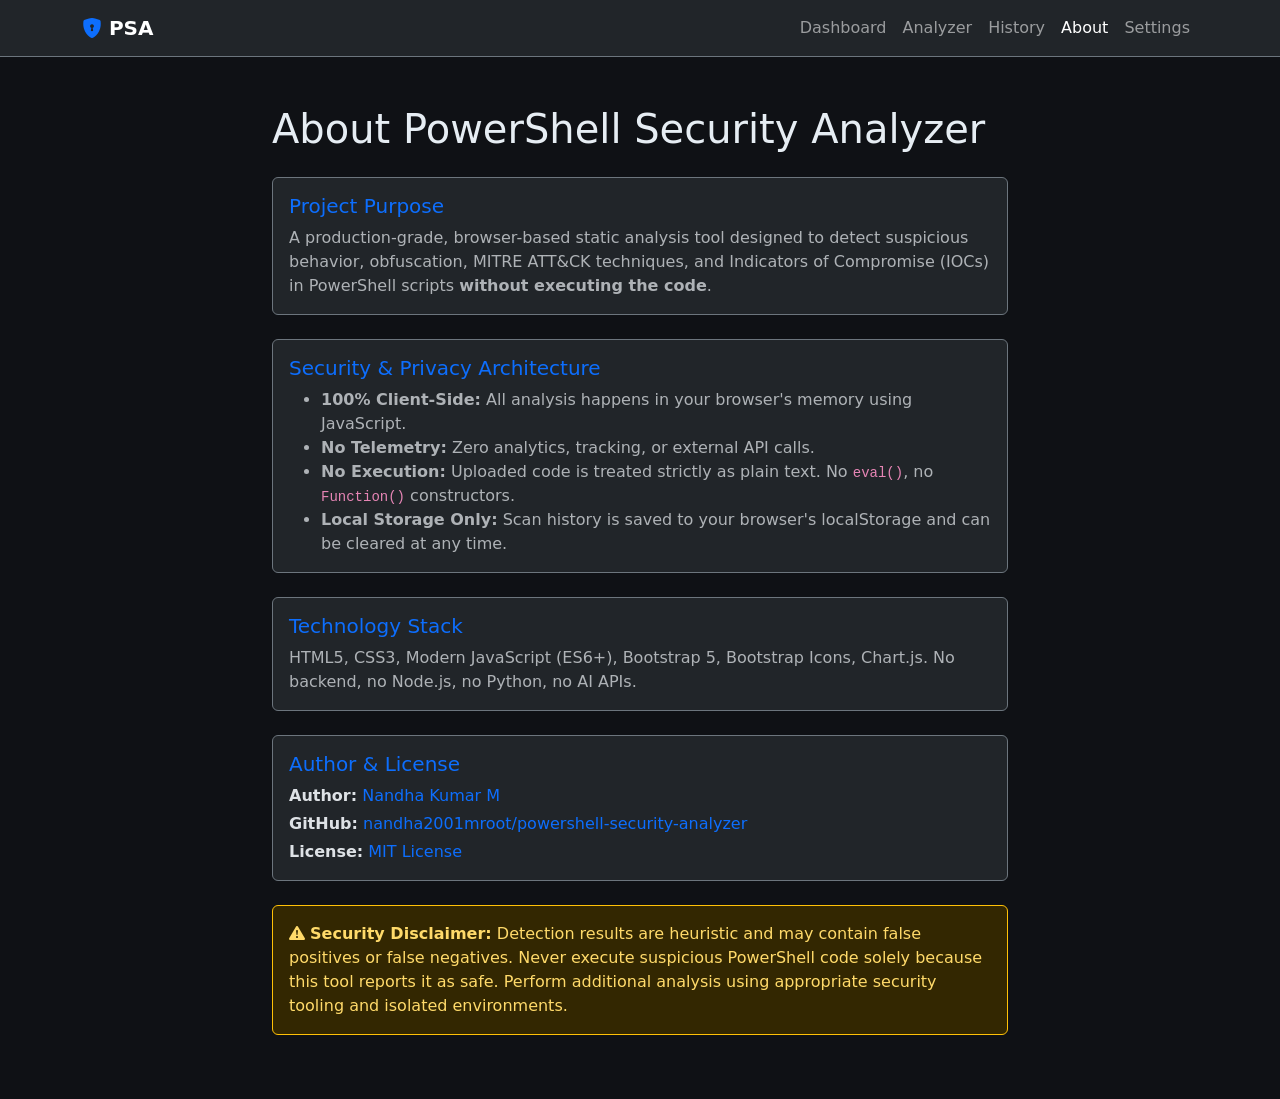
<file: about.html>
<!DOCTYPE html>
<html lang="en" data-bs-theme="dark">
<head>
    <meta charset="UTF-8">
    <meta name="viewport" content="width=device-width, initial-scale=1.0">
    <title>About | PowerShell Security Analyzer</title>
    <link href="https://cdn.jsdelivr.net/npm/bootstrap@5.3.2/dist/css/bootstrap.min.css" rel="stylesheet">
    <link href="https://cdn.jsdelivr.net/npm/bootstrap-icons@1.11.1/font/bootstrap-icons.css" rel="stylesheet">
    <link href="css/style.css" rel="stylesheet">
</head>
<body>
    <nav class="navbar navbar-expand-lg navbar-dark bg-dark border-bottom border-secondary">
        <div class="container">
            <a class="navbar-brand fw-bold" href="index.html"><i class="bi bi-shield-lock-fill text-primary"></i> PSA</a>
            <div class="collapse navbar-collapse" id="navbarNav">
                <ul class="navbar-nav ms-auto">
                    <li class="nav-item"><a class="nav-link" href="index.html">Dashboard</a></li>
                    <li class="nav-item"><a class="nav-link" href="analyzer.html">Analyzer</a></li>
                    <li class="nav-item"><a class="nav-link" href="history.html">History</a></li>
                    <li class="nav-item"><a class="nav-link active" href="about.html">About</a></li>
                    <li class="nav-item"><a class="nav-link" href="settings.html">Settings</a></li>
                </ul>
            </div>
        </div>
    </nav>

    <main class="container py-5">
        <div class="row justify-content-center">
            <div class="col-lg-8">
                <h1 class="mb-4">About PowerShell Security Analyzer</h1>
                
                <div class="card bg-dark border-secondary mb-4">
                    <div class="card-body">
                        <h5 class="card-title text-primary">Project Purpose</h5>
                        <p class="card-text text-muted">A production-grade, browser-based static analysis tool designed to detect suspicious behavior, obfuscation, MITRE ATT&CK techniques, and Indicators of Compromise (IOCs) in PowerShell scripts <strong>without executing the code</strong>.</p>
                    </div>
                </div>

                <div class="card bg-dark border-secondary mb-4">
                    <div class="card-body">
                        <h5 class="card-title text-primary">Security & Privacy Architecture</h5>
                        <ul class="text-muted mb-0">
                            <li><strong>100% Client-Side:</strong> All analysis happens in your browser's memory using JavaScript.</li>
                            <li><strong>No Telemetry:</strong> Zero analytics, tracking, or external API calls.</li>
                            <li><strong>No Execution:</strong> Uploaded code is treated strictly as plain text. No <code>eval()</code>, no <code>Function()</code> constructors.</li>
                            <li><strong>Local Storage Only:</strong> Scan history is saved to your browser's localStorage and can be cleared at any time.</li>
                        </ul>
                    </div>
                </div>

                <div class="card bg-dark border-secondary mb-4">
                    <div class="card-body">
                        <h5 class="card-title text-primary">Technology Stack</h5>
                        <p class="card-text text-muted">HTML5, CSS3, Modern JavaScript (ES6+), Bootstrap 5, Bootstrap Icons, Chart.js. No backend, no Node.js, no Python, no AI APIs.</p>
                    </div>
                </div>

                <div class="card bg-dark border-secondary mb-4">
                    <div class="card-body">
                        <h5 class="card-title text-primary">Author & License</h5>
                        <p class="card-text mb-1"><strong>Author:</strong> <a href="https://www.linkedin.com/in/nandha-kumar-m-952342159/" target="_blank" class="text-decoration-none text-primary">Nandha Kumar M</a></p>
                        <p class="card-text mb-1"><strong>GitHub:</strong> <a href="https://github.com/nandha2001mroot/powershell-security-analyzer" target="_blank" class="text-decoration-none text-primary">nandha2001mroot/powershell-security-analyzer</a></p>
                        <p class="card-text mb-0"><strong>License:</strong> <a href="https://opensource.org/licenses/MIT" target="_blank" class="text-decoration-none text-primary">MIT License</a></p>
                    </div>
                </div>

                <div class="alert alert-warning border-warning">
                    <i class="bi bi-exclamation-triangle-fill"></i> <strong>Security Disclaimer:</strong> Detection results are heuristic and may contain false positives or false negatives. Never execute suspicious PowerShell code solely because this tool reports it as safe. Perform additional analysis using appropriate security tooling and isolated environments.
                </div>
            </div>
        </div>
    </main>

    <script src="https://cdn.jsdelivr.net/npm/bootstrap@5.3.2/dist/js/bootstrap.bundle.min.js"></script>
    <script src="js/utils.js"></script>
    <script src="js/storage.js"></script>
    <script src="js/ui.js"></script>
</body>
</html>
</file>
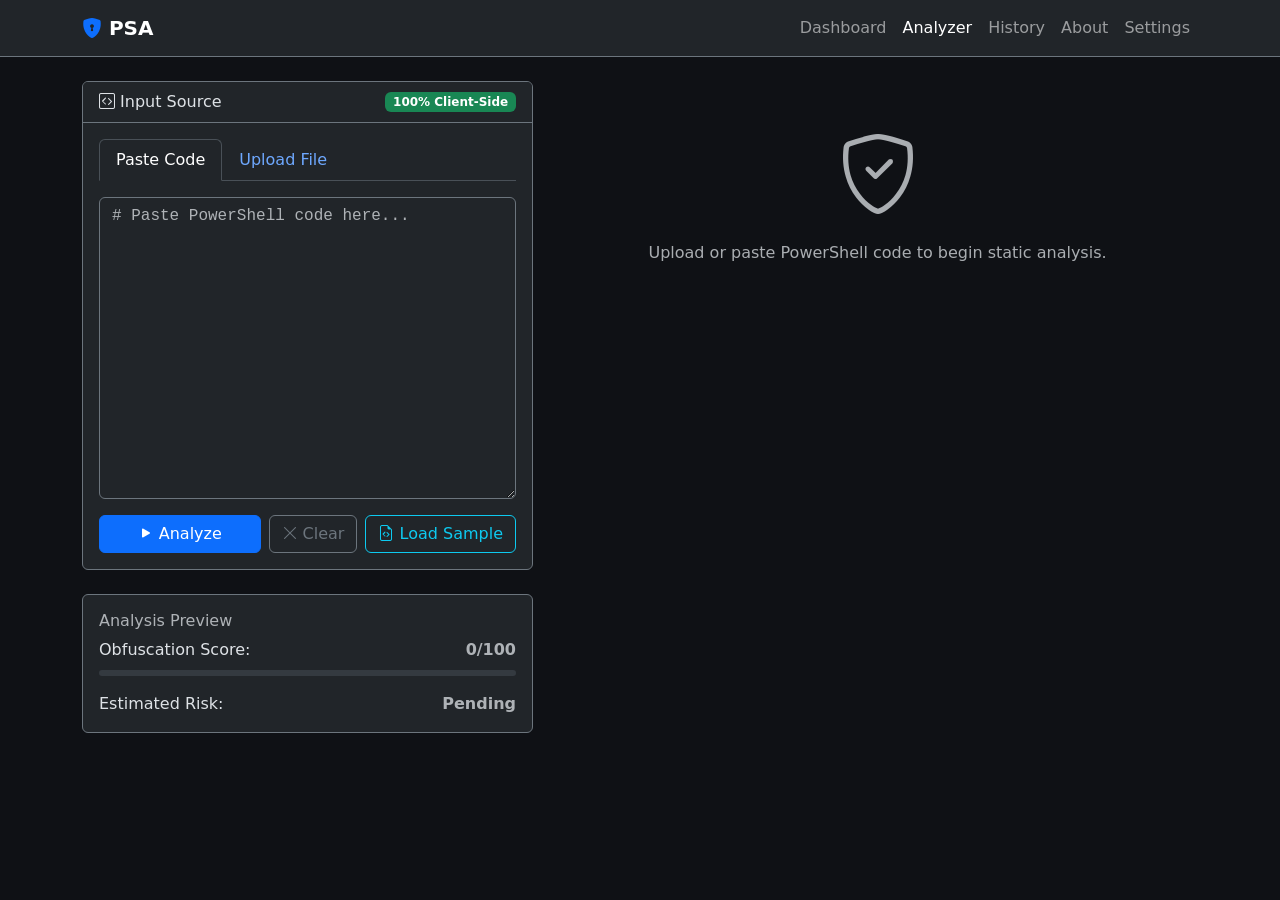
<file: analyzer.html>
<!DOCTYPE html>
<html lang="en" data-bs-theme="dark">
<head>
    <meta charset="UTF-8">
    <meta name="viewport" content="width=device-width, initial-scale=1.0">
    <title>Analyze | PowerShell Security Analyzer</title>
    <link href="https://cdn.jsdelivr.net/npm/bootstrap@5.3.2/dist/css/bootstrap.min.css" rel="stylesheet">
    <link href="https://cdn.jsdelivr.net/npm/bootstrap-icons@1.11.1/font/bootstrap-icons.css" rel="stylesheet">
    <link href="css/style.css" rel="stylesheet">
</head>
<body>
    <nav class="navbar navbar-expand-lg navbar-dark bg-dark border-bottom border-secondary">
        <div class="container">
            <a class="navbar-brand fw-bold" href="index.html"><i class="bi bi-shield-lock-fill text-primary"></i> PSA</a>
            <div class="collapse navbar-collapse" id="navbarNav">
                <ul class="navbar-nav ms-auto">
                    <li class="nav-item"><a class="nav-link" href="index.html">Dashboard</a></li>
                    <li class="nav-item"><a class="nav-link active" href="analyzer.html">Analyzer</a></li>
                    <li class="nav-item"><a class="nav-link" href="history.html">History</a></li>
                    <li class="nav-item"><a class="nav-link" href="about.html">About</a></li>
                    <li class="nav-item"><a class="nav-link" href="settings.html">Settings</a></li>
                </ul>
            </div>
        </div>
    </nav>

    <main class="container py-4">
        <div class="row g-4">
            <!-- Input Section -->
            <div class="col-lg-5">
                <div class="card bg-dark border-secondary mb-4">
                    <div class="card-header bg-dark border-secondary d-flex justify-content-between align-items-center">
                        <span><i class="bi bi-code-square"></i> Input Source</span>
                        <span class="badge bg-success">100% Client-Side</span>
                    </div>
                    <div class="card-body">
                        <ul class="nav nav-tabs mb-3" id="inputTab" role="tablist">
                            <li class="nav-item"><button class="nav-link active" id="paste-tab" data-bs-toggle="tab" data-bs-target="#paste-pane" type="button">Paste Code</button></li>
                            <li class="nav-item"><button class="nav-link" id="upload-tab" data-bs-toggle="tab" data-bs-target="#upload-pane" type="button">Upload File</button></li>
                        </ul>
                        <div class="tab-content" id="inputTabContent">
                            <div class="tab-pane fade show active" id="paste-pane">
                                <textarea class="form-control bg-dark text-light border-secondary font-monospace" id="code-input" rows="12" placeholder="# Paste PowerShell code here..."></textarea>
                            </div>
                            <div class="tab-pane fade" id="upload-pane">
                                <div class="border border-secondary border-dashed rounded p-4 text-center" id="drop-zone">
                                    <i class="bi bi-cloud-arrow-up display-4 text-muted"></i>
                                    <p class="mt-2 mb-1">Drag & drop .ps1, .psm1, .psd1, or .txt</p>
                                    <p class="small text-muted">Max size: 10 MB</p>
                                    <input type="file" id="file-input" class="d-none" accept=".ps1,.psm1,.psd1,.txt">
                                    <button class="btn btn-outline-primary btn-sm" onclick="document.getElementById('file-input').click()">Browse Files</button>
                                    <p id="file-info" class="mt-2 text-info small d-none"></p>
                                </div>
                            </div>
                        </div>
                        <div class="d-flex gap-2 mt-3">
                            <button class="btn btn-primary flex-grow-1" id="analyze-btn"><i class="bi bi-play-fill"></i> Analyze</button>
                            <button class="btn btn-outline-secondary" id="clear-btn"><i class="bi bi-x-lg"></i> Clear</button>
                            <button class="btn btn-outline-info" id="sample-btn"><i class="bi bi-file-earmark-code"></i> Load Sample</button>
                        </div>
                    </div>
                </div>
                
                <!-- Obfuscation & Risk Preview -->
                <div class="card bg-dark border-secondary">
                    <div class="card-body">
                        <h6 class="card-title text-muted">Analysis Preview</h6>
                        <div class="d-flex justify-content-between mb-2">
                            <span>Obfuscation Score:</span>
                            <span id="preview-obfuscation" class="fw-bold text-muted">0/100</span>
                        </div>
                        <div class="progress mb-3" style="height: 6px;">
                            <div id="preview-obfuscation-bar" class="progress-bar bg-info" role="progressbar" style="width: 0%"></div>
                        </div>
                        <div class="d-flex justify-content-between">
                            <span>Estimated Risk:</span>
                            <span id="preview-risk" class="fw-bold text-muted">Pending</span>
                        </div>
                    </div>
                </div>
            </div>

            <!-- Results Section -->
            <div class="col-lg-7">
                <div id="results-container" class="d-none">
                    <!-- Executive Summary -->
                    <div class="card bg-dark border-secondary mb-4">
                        <div class="card-header bg-dark border-secondary d-flex justify-content-between">
                            <span><i class="bi bi-clipboard-data"></i> Executive Summary</span>
                            <div class="btn-group btn-group-sm">
                                <button class="btn btn-outline-secondary" id="export-html"><i class="bi bi-filetype-html"></i> HTML</button>
                                <button class="btn btn-outline-secondary" id="export-json"><i class="bi bi-filetype-json"></i> JSON</button>
                                <button class="btn btn-outline-secondary" id="export-csv"><i class="bi bi-filetype-csv"></i> CSV</button>
                            </div>
                        </div>
                        <div class="card-body">
                            <div class="row text-center mb-3">
                                <div class="col-4">
                                    <h2 id="res-risk-score" class="display-6 fw-bold text-danger">0</h2>
                                    <small class="text-muted">Risk Score</small>
                                </div>
                                <div class="col-4">
                                    <h2 id="res-mal-score" class="display-6 fw-bold text-warning">0%</h2>
                                    <small class="text-muted">Malicious Behavior</small>
                                </div>
                                <div class="col-4">
                                    <h2 id="res-confidence" class="display-6 fw-bold text-info">Low</h2>
                                    <small class="text-muted">Confidence</small>
                                </div>
                            </div>
                            <div class="alert alert-dark border-secondary" id="analyst-summary">
                                <i class="bi bi-robot"></i> <strong>Analyst Summary:</strong> <span id="summary-text">Awaiting analysis...</span>
                            </div>
                        </div>
                    </div>

                    <!-- Tabs for Findings -->
                    <ul class="nav nav-pills mb-3" id="resultsTab" role="tablist">
                        <li class="nav-item"><button class="nav-link active" data-bs-toggle="pill" data-bs-target="#tab-findings">Findings</button></li>
                        <li class="nav-item"><button class="nav-link" data-bs-toggle="pill" data-bs-target="#tab-mitre">MITRE</button></li>
                        <li class="nav-item"><button class="nav-link" data-bs-toggle="pill" data-bs-target="#tab-ioc">IOCs</button></li>
                        <li class="nav-item"><button class="nav-link" data-bs-toggle="pill" data-bs-target="#tab-code">Source Code</button></li>
                    </ul>

                    <div class="tab-content">
                        <div class="tab-pane fade show active" id="tab-findings">
                            <div class="table-responsive">
                                <table class="table table-dark table-hover table-sm" id="findings-table">
                                    <thead><tr><th>Severity</th><th>Category</th><th>Description</th><th>Line</th></tr></thead>
                                    <tbody></tbody>
                                </table>
                            </div>
                        </div>
                        <div class="tab-pane fade" id="tab-mitre">
                            <div class="table-responsive">
                                <table class="table table-dark table-hover table-sm" id="mitre-table">
                                    <thead><tr><th>ID</th><th>Tactic</th><th>Technique</th></tr></thead>
                                    <tbody></tbody>
                                </table>
                            </div>
                        </div>
                        <div class="tab-pane fade" id="tab-ioc">
                            <div class="table-responsive">
                                <table class="table table-dark table-hover table-sm" id="ioc-table">
                                    <thead><tr><th>Type</th><th>Value</th><th>Line</th><th>Action</th></tr></thead>
                                    <tbody></tbody>
                                </table>
                            </div>
                        </div>
                        <div class="tab-pane fade" id="tab-code">
                            <div class="d-flex justify-content-end mb-2">
                                <button class="btn btn-sm btn-outline-secondary" id="toggle-wrap"><i class="bi bi-text-wrap"></i> Toggle Wrap</button>
                                <button class="btn btn-sm btn-outline-secondary ms-2" id="copy-code"><i class="bi bi-clipboard"></i> Copy</button>
                            </div>
                            <pre class="bg-dark border border-secondary p-3 rounded font-monospace small" id="source-code-viewer" style="max-height: 500px; overflow-y: auto; white-space: pre;"><code></code></pre>
                        </div>
                    </div>
                </div>
                
                <div id="empty-state" class="text-center py-5 text-muted">
                    <i class="bi bi-shield-check display-1"></i>
                    <p class="mt-3">Upload or paste PowerShell code to begin static analysis.</p>
                </div>
            </div>
        </div>
    </main>

    <script src="https://cdn.jsdelivr.net/npm/bootstrap@5.3.2/dist/js/bootstrap.bundle.min.js"></script>
    <script src="js/utils.js"></script>
    <script src="js/storage.js"></script>
    <script src="js/signatures.js"></script>
    <script src="js/mitre-engine.js"></script>
    <script src="js/ioc-engine.js"></script>
    <script src="js/obfuscation-engine.js"></script>
    <script src="js/detector-engine.js"></script>
    <script src="js/risk-engine.js"></script>
    <script src="js/report-engine.js"></script>
    <script src="js/ui.js"></script>
    <script src="js/analyzer.js"></script>
    <script src="js/app.js"></script>
</body>
</html>
</file>
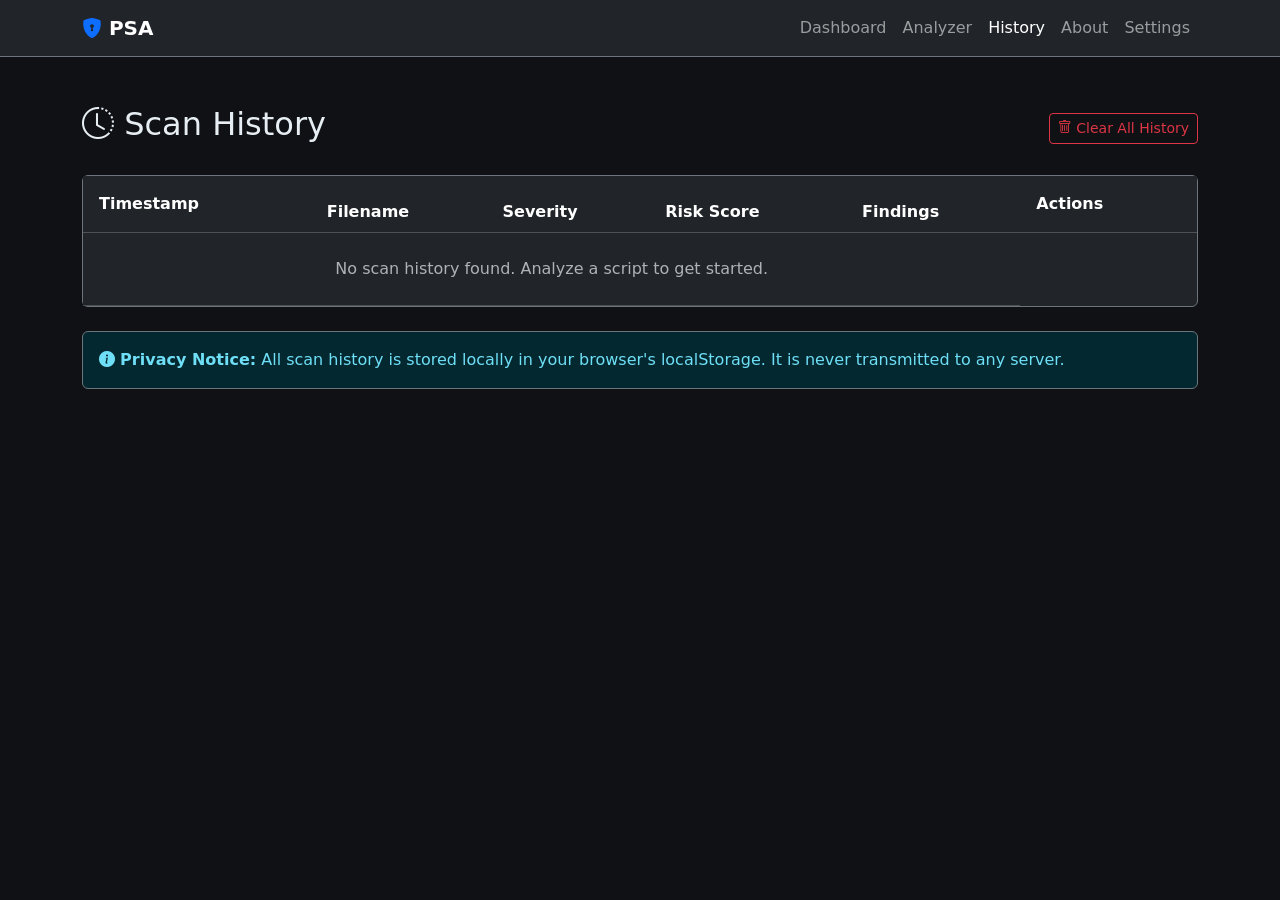
<file: history.html>
<!DOCTYPE html>
<html lang="en" data-bs-theme="dark">
<head>
    <meta charset="UTF-8">
    <meta name="viewport" content="width=device-width, initial-scale=1.0">
    <title>History | PowerShell Security Analyzer</title>
    <link href="https://cdn.jsdelivr.net/npm/bootstrap@5.3.2/dist/css/bootstrap.min.css" rel="stylesheet">
    <link href="https://cdn.jsdelivr.net/npm/bootstrap-icons@1.11.1/font/bootstrap-icons.css" rel="stylesheet">
    <link href="css/style.css" rel="stylesheet">
</head>
<body>
    <nav class="navbar navbar-expand-lg navbar-dark bg-dark border-bottom border-secondary">
        <div class="container">
            <a class="navbar-brand fw-bold" href="index.html"><i class="bi bi-shield-lock-fill text-primary"></i> PSA</a>
            <div class="collapse navbar-collapse" id="navbarNav">
                <ul class="navbar-nav ms-auto">
                    <li class="nav-item"><a class="nav-link" href="index.html">Dashboard</a></li>
                    <li class="nav-item"><a class="nav-link" href="analyzer.html">Analyzer</a></li>
                    <li class="nav-item"><a class="nav-link active" href="history.html">History</a></li>
                    <li class="nav-item"><a class="nav-link" href="about.html">About</a></li>
                    <li class="nav-item"><a class="nav-link" href="settings.html">Settings</a></li>
                </ul>
            </div>
        </div>
    </nav>

    <main class="container py-5">
        <div class="d-flex justify-content-between align-items-center mb-4">
            <h2><i class="bi bi-clock-history"></i> Scan History</h2>
            <button class="btn btn-outline-danger btn-sm" id="clear-history-btn"><i class="bi bi-trash"></i> Clear All History</button>
        </div>
        <div class="card bg-dark border-secondary">
            <div class="card-body p-0">
                <div class="table-responsive">
                    <table class="table table-dark table-hover mb-0">
                        <thead>
                            <tr>
                                <th class="p-3">Timestamp</th>
                                <th>Filename</th>
                                <th>Severity</th>
                                <th>Risk Score</th>
                                <th>Findings</th>
                                <th class="p-3">Actions</th>
                            </tr>
                        </thead>
                        <tbody id="history-table-body"></tbody>
                    </table>
                </div>
            </div>
        </div>
        <div class="alert alert-info border-secondary mt-4">
            <i class="bi bi-info-circle-fill"></i> <strong>Privacy Notice:</strong> All scan history is stored locally in your browser's localStorage. It is never transmitted to any server.
        </div>
    </main>

    <script src="https://cdn.jsdelivr.net/npm/bootstrap@5.3.2/dist/js/bootstrap.bundle.min.js"></script>
    <script src="js/utils.js"></script>
    <script src="js/storage.js"></script>
    <script src="js/ui.js"></script>
    <script src="js/app.js"></script>
</body>
</html>
</file>
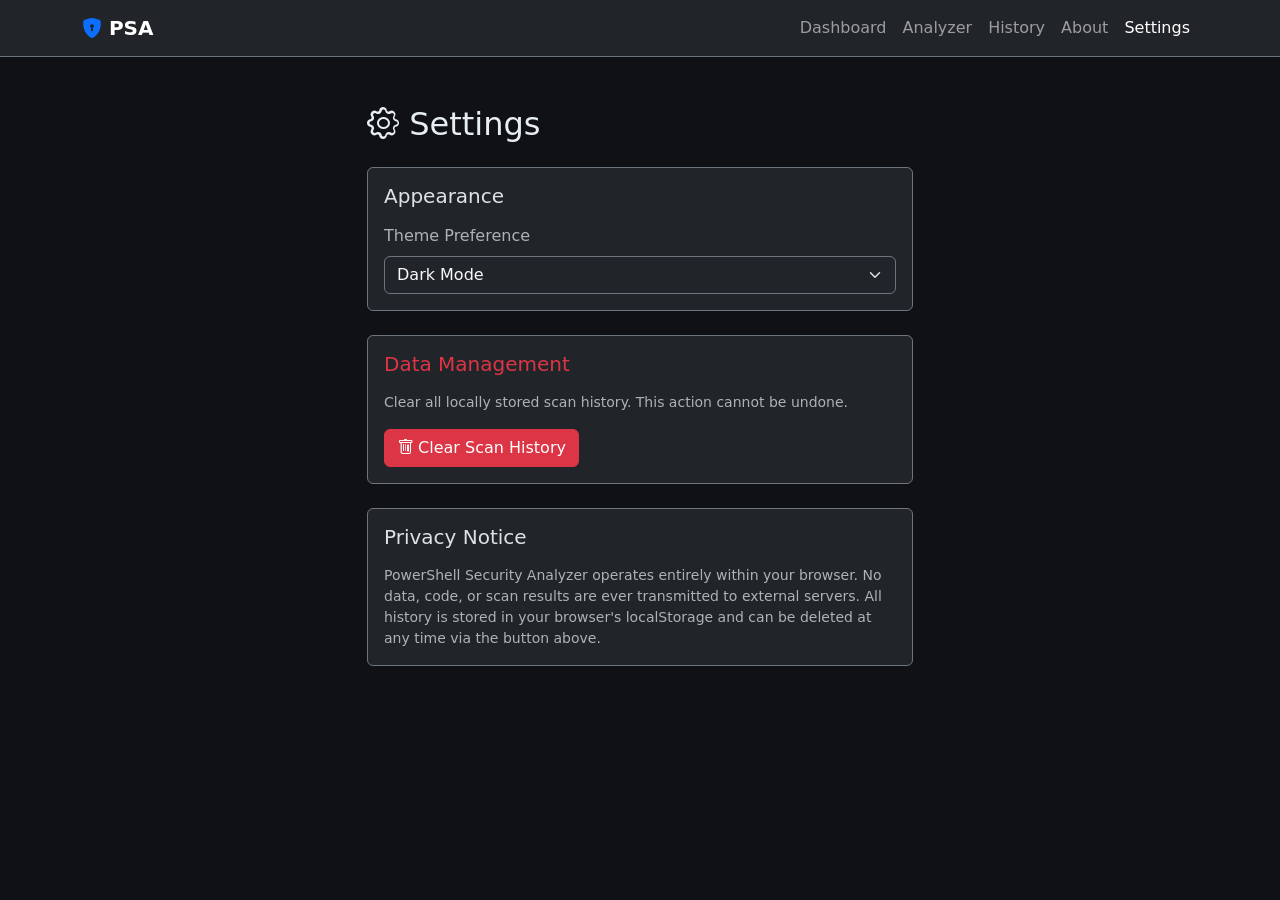
<file: settings.html>
<!DOCTYPE html>
<html lang="en" data-bs-theme="dark">
<head>
    <meta charset="UTF-8">
    <meta name="viewport" content="width=device-width, initial-scale=1.0">
    <title>Settings | PowerShell Security Analyzer</title>
    <link href="https://cdn.jsdelivr.net/npm/bootstrap@5.3.2/dist/css/bootstrap.min.css" rel="stylesheet">
    <link href="https://cdn.jsdelivr.net/npm/bootstrap-icons@1.11.1/font/bootstrap-icons.css" rel="stylesheet">
    <link href="css/style.css" rel="stylesheet">
</head>
<body>
    <nav class="navbar navbar-expand-lg navbar-dark bg-dark border-bottom border-secondary">
        <div class="container">
            <a class="navbar-brand fw-bold" href="index.html"><i class="bi bi-shield-lock-fill text-primary"></i> PSA</a>
            <div class="collapse navbar-collapse" id="navbarNav">
                <ul class="navbar-nav ms-auto">
                    <li class="nav-item"><a class="nav-link" href="index.html">Dashboard</a></li>
                    <li class="nav-item"><a class="nav-link" href="analyzer.html">Analyzer</a></li>
                    <li class="nav-item"><a class="nav-link" href="history.html">History</a></li>
                    <li class="nav-item"><a class="nav-link" href="about.html">About</a></li>
                    <li class="nav-item"><a class="nav-link active" href="settings.html">Settings</a></li>
                </ul>
            </div>
        </div>
    </nav>

    <main class="container py-5">
        <div class="row justify-content-center">
            <div class="col-lg-6">
                <h2 class="mb-4"><i class="bi bi-gear"></i> Settings</h2>
                
                <div class="card bg-dark border-secondary mb-4">
                    <div class="card-body">
                        <h5 class="card-title mb-3">Appearance</h5>
                        <label for="theme-select" class="form-label text-muted">Theme Preference</label>
                        <select class="form-select bg-dark text-light border-secondary" id="theme-select">
                            <option value="dark">Dark Mode</option>
                            <option value="light">Light Mode</option>
                            <option value="auto">Auto (System Preference)</option>
                        </select>
                    </div>
                </div>

                <div class="card bg-dark border-secondary mb-4">
                    <div class="card-body">
                        <h5 class="card-title mb-3 text-danger">Data Management</h5>
                        <p class="text-muted small">Clear all locally stored scan history. This action cannot be undone.</p>
                        <button class="btn btn-danger" id="clear-history-btn"><i class="bi bi-trash"></i> Clear Scan History</button>
                    </div>
                </div>

                <div class="card bg-dark border-secondary">
                    <div class="card-body">
                        <h5 class="card-title mb-3">Privacy Notice</h5>
                        <p class="text-muted small mb-0">PowerShell Security Analyzer operates entirely within your browser. No data, code, or scan results are ever transmitted to external servers. All history is stored in your browser's localStorage and can be deleted at any time via the button above.</p>
                    </div>
                </div>
            </div>
        </div>
    </main>

    <script src="https://cdn.jsdelivr.net/npm/bootstrap@5.3.2/dist/js/bootstrap.bundle.min.js"></script>
    <script src="js/utils.js"></script>
    <script src="js/storage.js"></script>
    <script src="js/ui.js"></script>
    <script src="js/app.js"></script>
</body>
</html>
</file>
<file: css/style.css>
:root {
    --bg-dark: #0f1115;
    --bg-card: #161920;
    --border-color: #2d333b;
    --text-primary: #e6edf3;
    --text-muted: #8b949e;
    --accent-primary: #58a6ff;
    --accent-danger: #f85149;
    --accent-warning: #d29922;
    --accent-success: #3fb950;
}

[data-bs-theme="dark"] body {
    background-color: var(--bg-dark);
    color: var(--text-primary);
}

.card {
    background-color: var(--bg-card);
    border-color: var(--border-color);
    transition: transform 0.2s ease, box-shadow 0.2s ease;
}

.card:hover {
    box-shadow: 0 4px 12px rgba(0,0,0,0.3);
}

.border-dashed {
    border-style: dashed !important;
    transition: background-color 0.2s;
}

.border-dashed:hover, .border-dashed.dragover {
    background-color: rgba(88, 166, 255, 0.1);
    border-color: var(--accent-primary) !important;
}

.font-monospace {
    font-family: 'Consolas', 'Monaco', 'Courier New', monospace;
}

.severity-critical { color: var(--accent-danger); font-weight: bold; }
.severity-high { color: #ff7b72; font-weight: bold; }
.severity-medium { color: var(--accent-warning); font-weight: bold; }
.severity-low { color: var(--accent-primary); }
.severity-info { color: var(--text-muted); }

.highlight-line {
    background-color: rgba(248, 81, 73, 0.2);
    border-left: 3px solid var(--accent-danger);
    display: block;
    padding: 0 8px;
    margin: 0 -8px;
}

.line-number {
    display: inline-block;
    width: 40px;
    color: var(--text-muted);
    text-align: right;
    margin-right: 16px;
    user-select: none;
}

/* Accessibility & Reduced Motion */
@media (prefers-reduced-motion: reduce) {
    * { animation-duration: 0.01ms !important; transition-duration: 0.01ms !important; }
}

/* Scrollbar */
::-webkit-scrollbar { width: 8px; height: 8px; }
::-webkit-scrollbar-track { background: var(--bg-dark); }
::-webkit-scrollbar-thumb { background: var(--border-color); border-radius: 4px; }
::-webkit-scrollbar-thumb:hover { background: var(--text-muted); }
</file>
